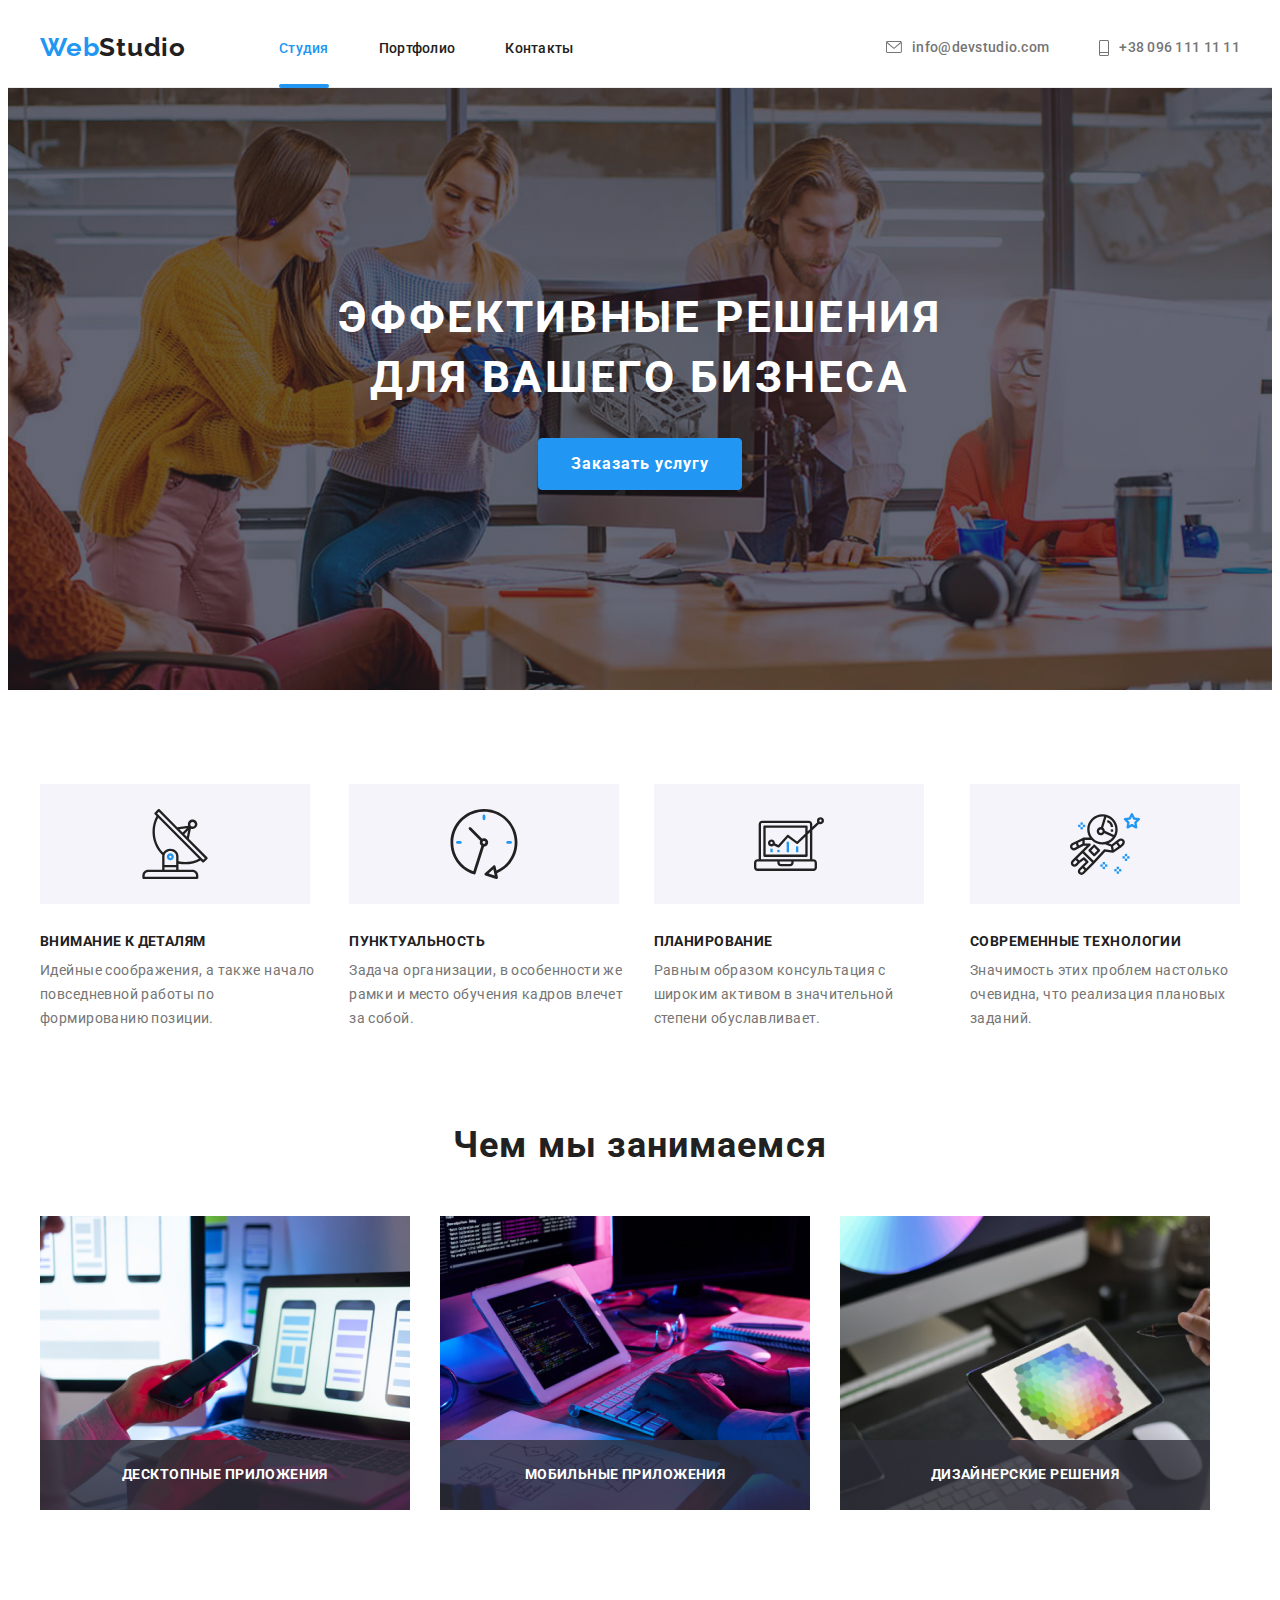
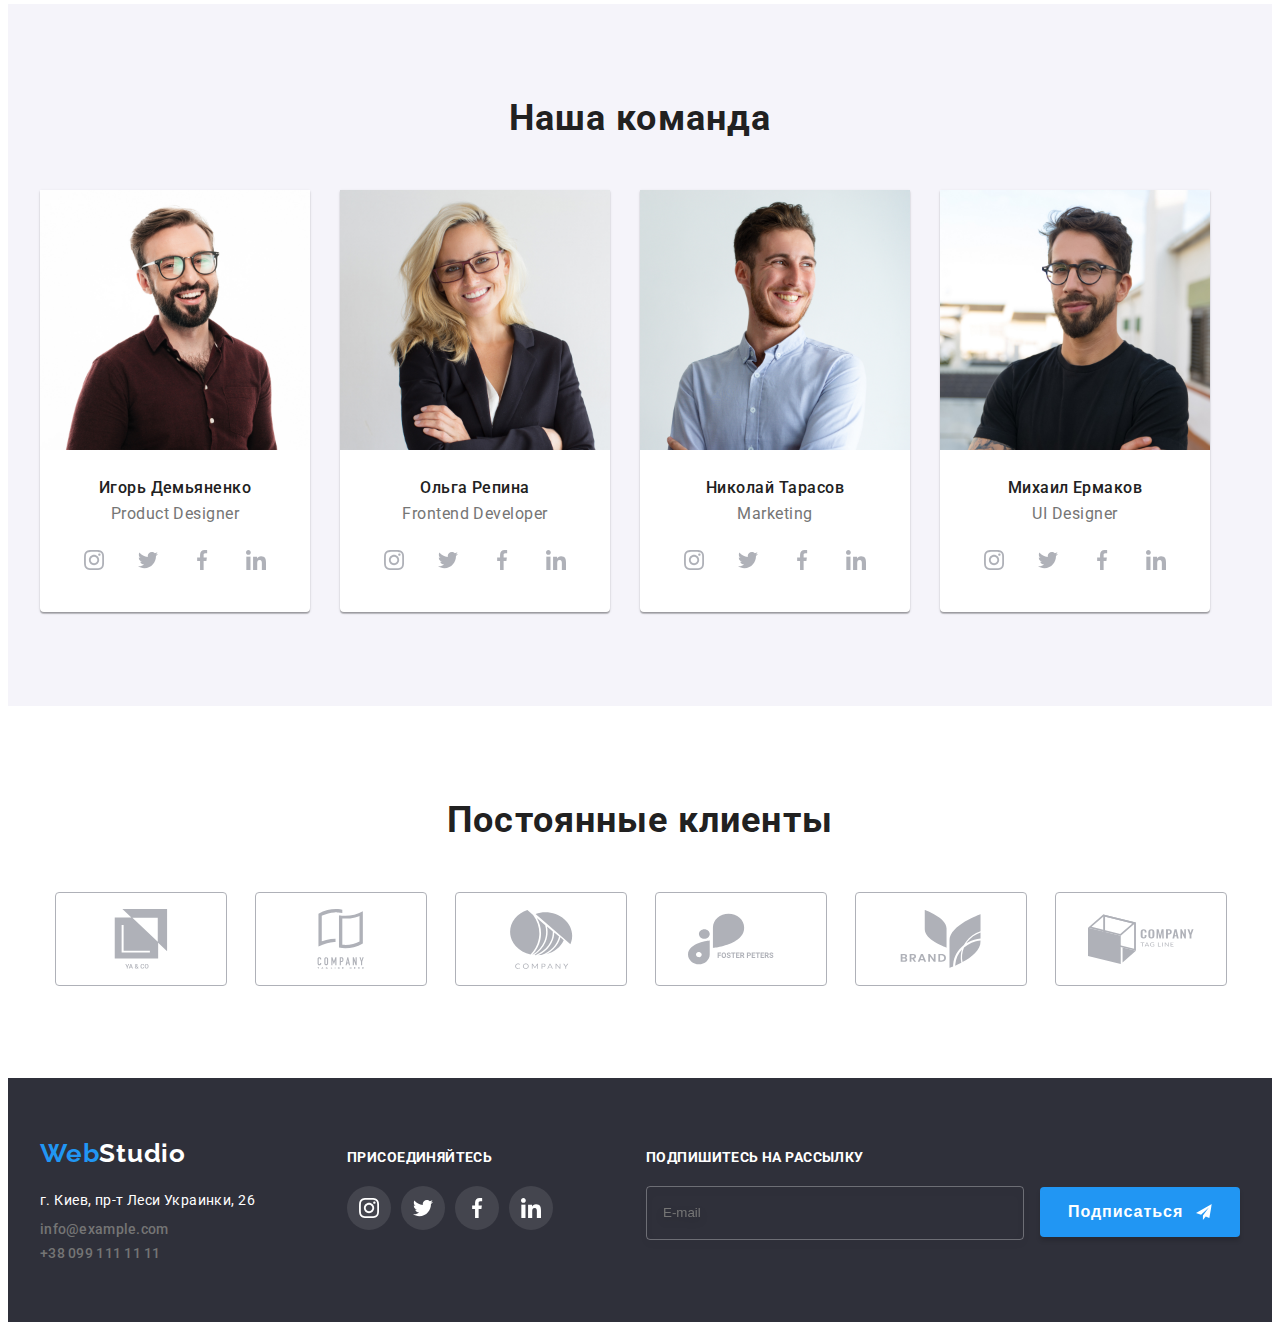
<file: index.html>
<!DOCTYPE html>
<html lang="ru">
<head>
    <meta charset="UTF-8">
    <meta http-equiv="X-UA-Compatible" content="IE=edge">
    <meta name="viewport" content="width=device-width, initial-scale=1.0">
    <title>Вэб-студия</title>
    <link rel="preconnect" href="https://fonts.googleapis.com">
    <link rel="preconnect" href="https://fonts.gstatic.com" crossorigin>
    <link href="https://fonts.googleapis.com/css2?family=Raleway:wght@700&family=Roboto:wght@400;500;700;900&display=swap"
        rel="stylesheet">
    <link rel="stylesheet" href="https://cdnjs.cloudflare.com/ajax/libs/modern-normalize/1.1.0/modern-normalize.min.css"
            integrity="sha512-wpPYUAdjBVSE4KJnH1VR1HeZfpl1ub8YT/NKx4PuQ5NmX2tKuGu6U/JRp5y+Y8XG2tV+wKQpNHVUX03MfMFn9Q=="
            crossorigin="anonymous" referrerpolicy="no-referrer" />
            <link rel="stylesheet" href="./css/main.min.css" />
    
</head>
<body>
    <!--Шапка сайта-->
    <header class="page-header">
        <div class="container page-header__container">
            <nav class="navigation">
                <a href="" class="logo link">
                    <span class="logo__accent" lang="en">Web</span>Studio
                </a>
                <ul class="menu list">
                    <li class="menu-list__item"><a href="./index.html" class="menu__link link current">Студия</a></li>
                    <li class="menu-list__item"><a href="./portfolio.html" class="menu__link link">Портфолио</a></li>
                    <li class="menu-list__item"><a href="" class="menu__link link">Контакты</a></li>
                </ul>
            </nav>
            <ul class="contacts list">
                <li><a class="mail__link link" href="mailto">
                    <svg class="contact__icon" width="16px" height="12px">
                        <use href="./images/sprite.svg.svg#icon-envelope"></use>
                    </svg>
                     info@devstudio.com</a></li>
                <li class="phone-number__list"><a href="tel:+380961111111" class="phone-number__link link">
                    <svg class="contact__icon" width="10px" height="16px">
                        <use href="./images/sprite.svg.svg#icon-Vector"></use>
                    </svg>
                     +38 096 111 11 11</a></li>
            </ul>
        </div>
    </header>
    <main>
        <section class="hero">
            <!--главный заголовок + кнопка-->
            <div class="container">
                <h1 class="hero__title">Эффективные решения <br>для вашего бизнеса</h1>
                <button type="button" class="modal__hero" data-modal-open>Заказать услугу</button>
            </div>
                
            </section>
        <section class="section">
            <div class="container">
                <h2 class="visually-hidden">Наши приимущества</h2>
                <ul class="preview list">
                    <li class="preview__item">
                        <div class="preview-icon__container">
                            <svg class="preview__icon">
                                <use href="./images/sprite.svg.svg#icon-antenna"></use>
                            </svg>
                        </div>
                        <h3 class="preview__subtitle">Внимание к деталям</h3>
                        <p class="preview__text">Идейные соображения, а также начало повседневной работы по формированию позиции.</p>
                    </li>
                    <li class="preview__item">
                        <div class="preview-icon__container">
                            <svg class="preview__icon">
                                <use href="./images/sprite.svg.svg#icon-clock"></use>
                            </svg>
                        </div>
                        <h3 class="preview__subtitle">Пунктуальность</h3>
                        <p class="preview__text">Задача организации, в особенности же рамки и место обучения кадров влечет за собой.</p>
                    </li>
                    <li class="preview__item">
                        <div class="preview-icon__container">
                            <svg class="preview__icon">
                                <use href="./images/sprite.svg.svg#icon-diagram"></use>
                            </svg>
                        </div>
                        <h3 class="preview__subtitle">Планирование</h3>
                        <p class="preview__text">Равным образом консультация с широким активом в значительной степени обуславливает.</p>
                    </li>
                    <li class="preview__item">
                        <div class="preview-icon__container">
                            <svg class="preview__icon">
                                <use href="./images/sprite.svg.svg#icon-astronaut"></use>
                            </svg>
                        </div>
                        <h3 class="preview__subtitle">Современные технологии</h3>
                        <p class="preview__text">Значимость этих проблем настолько очевидна, что реализация плановых заданий.</p>
                    </li>
                </ul>
            </div>
            
        </section>
        <section class="benefits section">
            <div class="container">
                <h2 class="section__title">Чем мы занимаемся</h2>
                <ul class="futures list">
                    <li class="futures__item">
                        <div class="futures-card__img">
                            <img src="./images/section/img_1.jpg" alt="печатает на клавиатуре" width="370" height="294" />
                            <p class="futures-card__title">ДЕСКТОПНЫЕ ПРИЛОЖЕНИЯ</p>
                        </div>
                    </li>
                    <li class="futures__item">
                        <div class="futures-card__img">
                            <img src="./images/section/img_2.jpg" alt="держит в руках телефон" width="370" height="294" />
                            <p class="futures-card__title">МОБИЛЬНЫЕ ПРИЛОЖЕНИЯ</p>
                        </div>
                    </li>
                    <li class="futures__item">
                        <div class="futures-card__img">
                            <img src="./images/section/img_3.jpg" alt="рисует на планшете" width="370" height="294" />
                            <p class="futures-card__title">ДИЗАЙНЕРСКИЕ РЕШЕНИЯ</p>
                        </div>
                    </li>
                </ul>
            </div>
            
        </section>
        <section class="team-masters__section section">
            <!--Masters-->
            <div class="container">
                <h2 class="section__title">Наша команда</h2>
                <ul class="masters list">
                    <li class="masters__item">
                        <img src="./images/masters/igor.jpg" alt="Игорь" width="270" height="260" />
                        <div class="card__master">
                            <h3 class="master__title">Игорь Демьяненко</h3>
                            <p lang="en" class="master__desc">Product Designer</p>
                            <ul class="social-media__list list">
                                <li class="social-media__item">
                                    <a href="" class="social-media__link link">
                                        <svg class="social-media__icon" width="20" height="20">
                                            <use href="./images/sprite.svg.svg#icon-instagram"></use>
                                        </svg>
                                    </a>
                                </li>
                                <Li class="social-media__item">
                                    <a href="" class="social-media__link link">
                                        <svg class="social-media__icon" width="20" height="20">
                                            <use href="./images/sprite.svg.svg#icon-twitter"></use>
                                        </svg>
                                    </a>
                                </Li>
                                <Li class="social-media__item">
                                    <a href="" class="social-media__link link">
                                        <svg class="social-media__icon" width="20" height="20">
                                            <use href="./images/sprite.svg.svg#icon-facebook"></use>
                                        </svg>
                                    </a>
                                </Li>
                                <Li class="social-media__item">
                                    <a href="" class="social-media__link link">
                                        <svg class="social-media__icon" width="20" height="20">
                                            <use href="./images/sprite.svg.svg#icon-linkedin"></use>
                                        </svg>
                                    </a>
                                </Li>
                            </ul>
                        </div>
                        
                    </li>
                    <li class="masters__item">
                        <img src="./images/masters/olga.jpg" alt="Ольга" width="270" height="260" />
                        <div class="card__master">
                            <h3 class="master__title">Ольга Репина</h3>
                            <p lang="en" class="master__desc">Frontend Developer</p>
                            <ul class="social-media__list list">
                                <li class="social-media__item">
                                    <a href="" class="social-media__link link">
                                        <svg class="social-media__icon" width="20" height="20">
                                            <use href="./images/sprite.svg.svg#icon-instagram"></use>
                                        </svg>
                                    </a>
                                </li>
                                <Li class="social-media__item">
                                    <a href="" class="social-media__link link">
                                        <svg class="social-media__icon" width="20" height="20">
                                            <use href="./images/sprite.svg.svg#icon-twitter"></use>
                                        </svg>
                                    </a>
                                </Li>
                                <Li class="social-media__item">
                                    <a href="" class="social-media__link link">
                                        <svg class="social-media__icon" width="20" height="20">
                                            <use href="./images/sprite.svg.svg#icon-facebook"></use>
                                        </svg>
                                    </a>
                                </Li>
                                <Li class="social-media__item">
                                    <a href="" class="social-media__link link">
                                        <svg class="social-media__icon" width="20" height="20">
                                            <use href="./images/sprite.svg.svg#icon-linkedin"></use>
                                        </svg>
                                    </a>
                                </Li>
                            </ul>
                        </div>
                        
                    </li>
                    <li class="masters__item">
                        <img src="./images/masters/nikolai.jpg" alt="Николай" width="270" height="260" />
                        <div class="card__master">
                            <h3 class="master__title">Николай Тарасов</h3>
                            <p lang="en" class="master__desc">Marketing</p>
                            <ul class="social-media__list list">
                                <li class="social-media__item">
                                    <a href="" class="social-media__link link">
                                        <svg class="social-media__icon" width="20" height="20">
                                            <use href="./images/sprite.svg.svg#icon-instagram"></use>
                                        </svg>
                                    </a>
                                </li>
                                <Li class="social-media__item">
                                    <a href="" class="social-media__link link">
                                        <svg class="social-media__icon" width="20" height="20">
                                            <use href="./images/sprite.svg.svg#icon-twitter"></use>
                                        </svg>
                                    </a>
                                </Li>
                                <Li class="social-media__item">
                                    <a href="" class="social-media__link link">
                                        <svg class="social-media__icon" width="20" height="20">
                                            <use href="./images/sprite.svg.svg#icon-facebook"></use>
                                        </svg>
                                    </a>
                                </Li>
                                <Li class="social-media__item">
                                    <a href="" class="social-media__link link">
                                        <svg class="social-media__icon" width="20" height="20">
                                            <use href="./images/sprite.svg.svg#icon-linkedin"></use>
                                        </svg>
                                    </a>
                                </Li>
                            </ul>
                        </div>
                        
                    </li>
                    <li class="masters__item">
                        <img src="./images/masters/mikhail.jpg" alt="Михаил" width="270" height="260" />
                        <div class="card__master">
                            <h3 class="master__title">Михаил Ермаков</h3>
                            <p lang="en" class="master__desc">UI Designer</p>
                            <ul class="social-media__list list">
                                <li class="social-media__item">
                                    <a href="" class="social-media__link link">
                                        <svg class="social-media__icon" width="20" height="20">
                                            <use href="./images/sprite.svg.svg#icon-instagram"></use>
                                        </svg>
                                    </a>
                                </li>
                                <Li class="social-media__item">
                                    <a href="" class="social-media__link link">
                                        <svg class="social-media__icon" width="20" height="20">
                                            <use href="./images/sprite.svg.svg#icon-twitter"></use>
                                        </svg>
                                    </a>
                                </Li>
                                <Li class="social-media__item">
                                    <a href="" class="social-media__link link">
                                        <svg class="social-media__icon" width="20" height="20">
                                            <use href="./images/sprite.svg.svg#icon-facebook"></use>
                                        </svg>
                                    </a>
                                </Li>
                                <Li class="social-media__item">
                                    <a href="" class="social-media__link link">
                                        <svg class="social-media__icon" width="20" height="20">
                                            <use href="./images/sprite.svg.svg#icon-linkedin"></use>
                                        </svg>
                                    </a>
                                </Li>
                            </ul>
                        </div>
                        
                    </li>
                </ul>
            </div>
            
        </section>
        <section class="section">
            <div class="container">
                <h2 class="section__title">Постоянные клиенты</h2>
                <ul class="clients list">
                    <li class="clients__item">
                        <a class="clients__link link" href="">
                            <svg class="clients__icon">
                                <use href="./images/sprite.svg.svg#icon-group_1"></use>
                            </svg>
                        </a></li>
                    <li class="clients__item">
                        <a class="clients__link link" href="">
                            <svg class="clients__icon">
                                <use href="./images/sprite.svg.svg#icon-group_2"></use>
                            </svg>
                        </a></li>
                    <li class="clients__item">
                        <a class="clients__link link" href="">
                            <svg class="clients__icon">
                                <use href="./images/sprite.svg.svg#icon-group_3"></use>
                            </svg>
                        </a></li>
                    <li class="clients__item">
                        <a class="clients__link link" href="">
                            <svg class="clients__icon">
                                <use href="./images/sprite.svg.svg#icon-group_4"></use>
                            </svg>
                        </a></li>
                    <li class="clients__item">
                        <a class="clients__link link" href="">
                            <svg class="clients__icon">
                                <use href="./images/sprite.svg.svg#icon-group_5"></use>
                            </svg>
                        </a></li>
                    <li class="clients__item">
                        <a class="clients__link link" href="">
                            <svg class="clients__icon">
                                <use href="./images/sprite.svg.svg#icon-group_6"></use>
                            </svg>
                        </a></li>
                </ul>
            </div>
        </section>
    </main>
    <footer class="footer">
        <!--Contact information-->
        <div  class="footer__container container">
            <div class="adress__container">
                <a href="" class="logo-footer__link link">
                    <span class="logo__accent" lang="en">Web</span>Studio
                </a>
                <address class="address__footer">
                    <ul class="footer__contacts list">
                        <li class="footer-contact__item">
                            <a href="https://goo.gl/maps/bgJPSbdSrHESArMN8" class="adress__link link">г. Киев, пр-т Леси Украинки, 26</a>
                        </li>
                        <li class="footer-contact__item">
                            <a href="mailto:" class="mail__link link">info@example.com</a>
                        </li>
                        <li class="footer-contact__item">
                            <a href="tel:+380991111111" class="phone-number__link link">+38 099 111 11 11</a>
                        </li>
                    </ul>
                </address>
            </div>
           <div class="social-media-footer__container">
                    <h2 class="social-media__title">Присоединяйтесь</h2>
                    <ul class="social-media__footer list">
                        <li class="social-media-footer__item">
                            <a class="social-media-footer__link link" href="">
                                <svg class="social-media-footer__icon">
                                    <use href="./images/sprite.svg.svg#icon-instagram"></use>
                                </svg>
                            </a></li>
                        <li class="social-media-footer__item">
                            <a class="social-media-footer__link link" href="">
                                <svg class="social-media-footer__icon">
                                    <use href="./images/sprite.svg.svg#icon-twitter"></use>
                                </svg>
                            </a></li>
                        <li class="social-media-footer__item">
                            <a class="social-media-footer__link link" href="">
                                <svg class="social-media-footer__icon">
                                    <use href="./images/sprite.svg.svg#icon-facebook"></use>
                                </svg>
                            </a></li>
                        <li class="social-media-footer__item">
                            <a class="social-media-footer__link link" href="">
                                <svg class="social-media-footer__icon">
                                    <use href="./images/sprite.svg.svg#icon-linkedin"></use>
                                </svg>
                            </a></li>
                    </ul>
                </div>
            <div class="subscrible__container">
                <h2 class="subscrible__title">Подпишитесь на рассылку</h2>
                <input 
                class="subscrible-mail__input" 
                type="mail" 
                name="user_mail" 
                placeholder="E-mail">

                <button class="subscrible__btn" type="button">Подписаться
                    <svg class="subscrible__icon" width="24" height="24">
                        <use href="./images/sprite.svg.svg#icon-icon_send"></use>
                    </svg>
                </button>
            </div>
     
        </div>
        
    </footer>

<div class="backdrop is-hidden" data-modal>
    <div class="modal-window">
        <button type="button" class="modal-close-button" data-modal-close>
            <svg class="modal-close-btn-icon" width="18" height="18">
                <use href="./images/sprite.svg.svg#icon-close_icon"></use>
            </svg>
        </button>
        <form class="contact-form">
            <b class="contact-form-title">Оставьте свои данные, мы вам перезвоним</b>
            <label class="contact-form-field">
                <span class="contact-form-key">Имя</span>
                <span class="contact-form-input-wrapper">
                    <input 
                    class="contact-form-imput" 
                    type="text" 
                    name="user_name"
                    />
                    <span class="contact-form-icon">
                        <svg class="form-icon" width="12" height="12">
                            <use href="./images/sprite.svg.svg#icon-vector_1"></use>
                        </svg>
                    </span>
                </span>
            </label>
            <label class="contact-form-field">
                <span class="contact-form-key">Телефон</span>
                <span class="contact-form-input-wrapper">
                    <input 
                    class="contact-form-imput" 
                    type="tel" 
                    name="user_name"
                    />
                    <span class="contact-form-icon">
                        <svg class="form-icon" width="13" height="13">
                            <use href="./images/sprite.svg.svg#icon-vector_2"></use>
                        </svg>
                    </span>
                </span>
            </label>
            <label class="contact-form-field">
                <span class="contact-form-key">Почта</span>
                <span class="contact-form-input-wrapper">
                    <input 
                    class="contact-form-imput" 
                    type="mail" 
                    name="user_mail"
                    />
                    <span class="contact-form-icon">
                        <svg class="form-icon" width="15" height="12">
                            <use href="./images/sprite.svg.svg#icon-vector_3"></use>
                        </svg>
                    </span>
                </span>
            </label>
            <label class="contact-form-field">
                <span class="contact-form-key">Комментарий</span>
                <textarea 
                class="contact-form-text" 
                placeholder="Введите текст" 
                name="user_massage"></textarea>
            </label>
            <div class="checkbox-wrapper">
                <input 
                type="checkbox" 
                class="contact-form-checkbox visually-hidden" 
                id="checkbox-policy" 
                name="user_policy" />
                <label 
                for="checkbox-policy" 
                class="contact-form-checkbox-label">Соглашаюсь с рассылкой и принимаю&nbsp;
                    
                <a href="" class="checkbox-link">Условия договора</a></label>

            </div>
            <button type="submit" class="contact-form-btn">Отправить</button>

        </form>
    </div>
</div>


<script src="./js/modal.js"></script>
 </body>
</html>
</file>
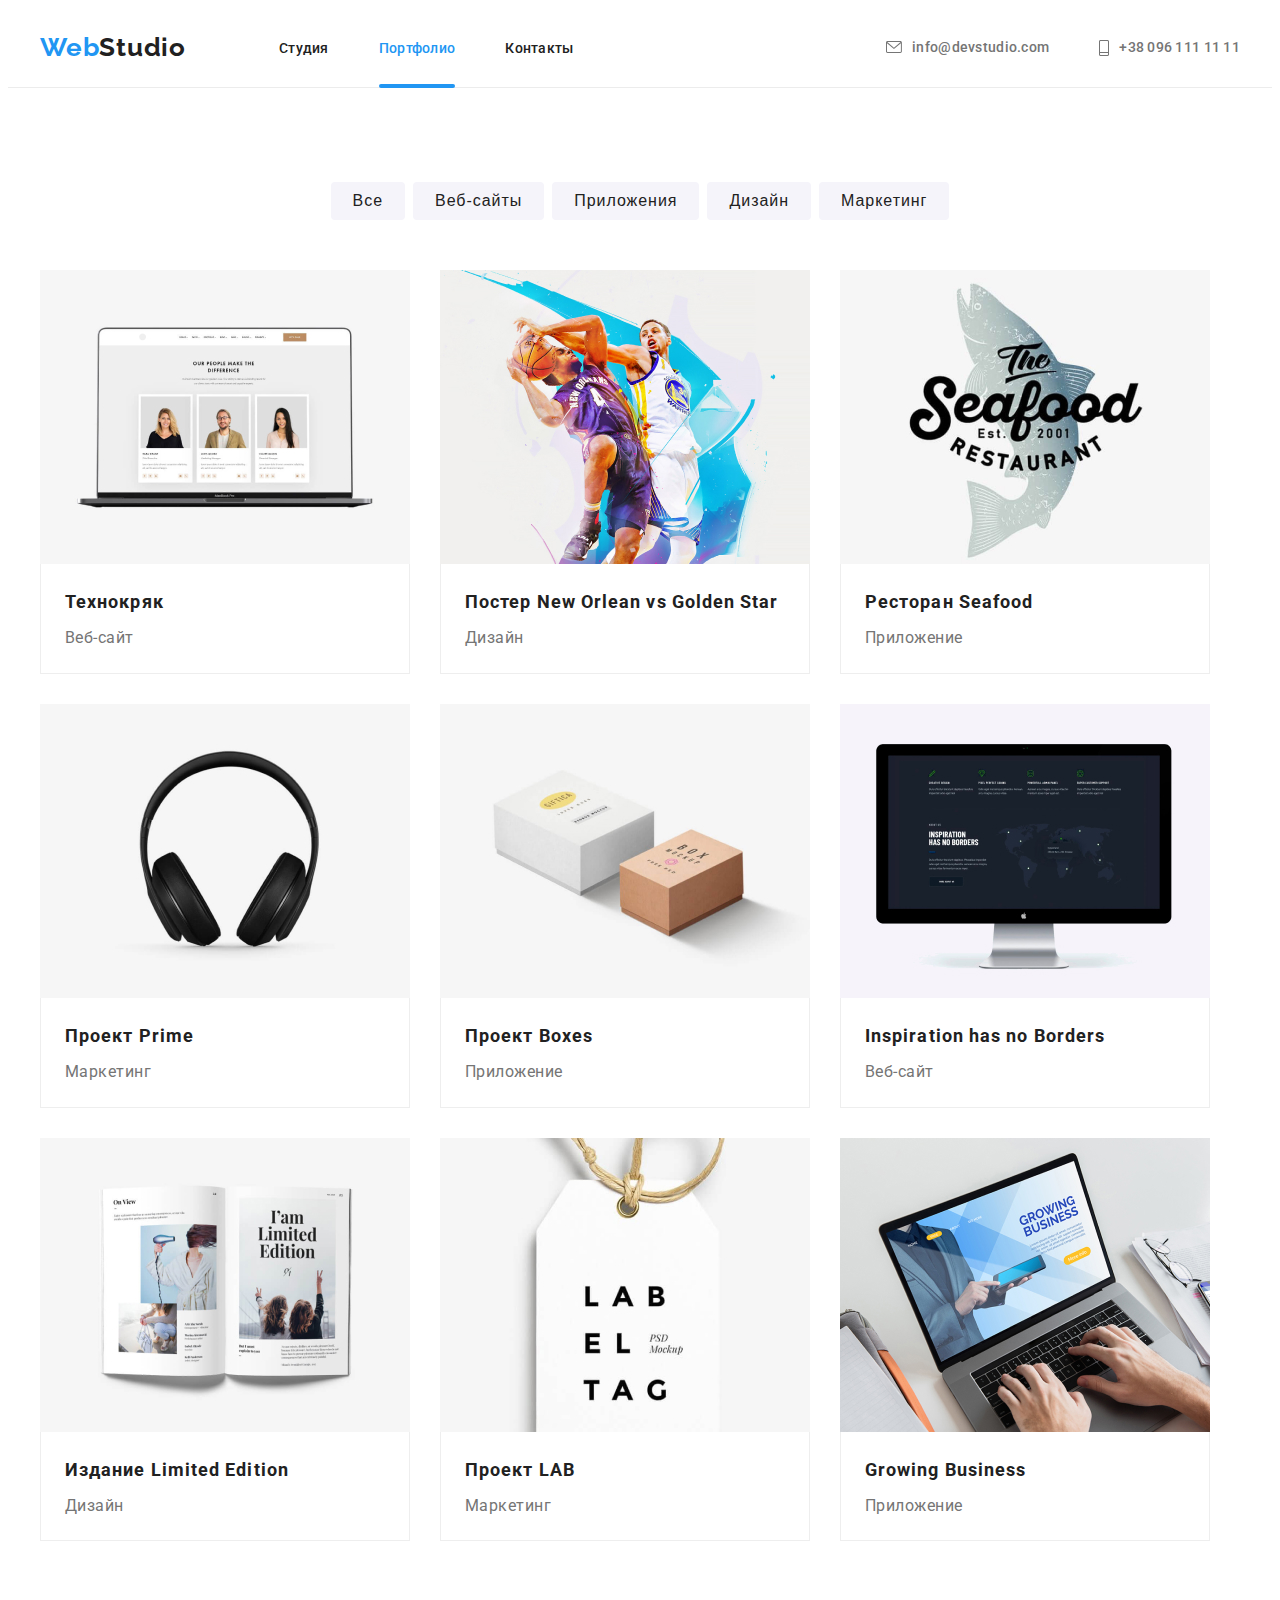
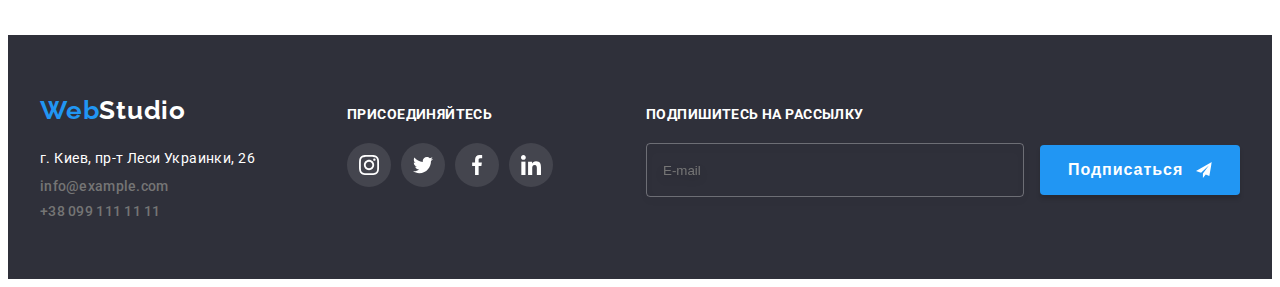
<file: portfolio.html>
<!DOCTYPE html>
<html lang="en">

<head>
    <meta charset="UTF-8">
    <meta http-equiv="X-UA-Compatible" content="IE=edge">
    <meta name="viewport" content="width=device-width, initial-scale=1.0">
    <title>Портфолио</title>
    <link rel="preconnect" href="https://fonts.googleapis.com">
    <link rel="preconnect" href="https://fonts.gstatic.com" crossorigin>
    <link href="https://fonts.googleapis.com/css2?family=Raleway:wght@700&family=Roboto:wght@400;500;700;900&display=swap"
        rel="stylesheet">
    <link rel="stylesheet" href="https://cdnjs.cloudflare.com/ajax/libs/modern-normalize/1.1.0/modern-normalize.min.css"
            integrity="sha512-wpPYUAdjBVSE4KJnH1VR1HeZfpl1ub8YT/NKx4PuQ5NmX2tKuGu6U/JRp5y+Y8XG2tV+wKQpNHVUX03MfMFn9Q=="
            crossorigin="anonymous" referrerpolicy="no-referrer" />
            <link rel="stylesheet" href="./css/main.min.css" />
</head>
<body>
    <header class="page-header">
        <!--шапка сайта-->
        <div class="container page-header__container">
            <nav class="navigation">
                <a href="" class="logo link">
            <span class="logo__accent" lang="en">Web</span>Studio
                </a>
    <ul class="menu list">
        <li class="menu-list__item"><a href="./index.html" class="menu__link link">Студия</a></li>
        <li class="menu-list__item"><a href="./portfolio.html" class="menu__link link current">Портфолио</a></li>
        <li class="menu-list__item"><a href="" class="menu__link link">Контакты</a></li>
    </ul>
    </nav>
    <ul class="contacts list">
        <li><a href="mailto" class="mail__link link">
            <svg class="contact__icon" width="16px" height="12px">
                <use href="./images/sprite.svg.svg#icon-envelope"></use>
            </svg>
             info@devstudio.com</a></li>
        <li class="phone-number__list"><a href="tel:+380961111111" class="phone-number__link link">
            <svg class="contact__icon"  width="10px" height="16px">
                <use href="./images/sprite.svg.svg#icon-Vector"></use>
            </svg>
             +38 096 111 11 11</a></li>
    </ul>
        </div>
         </header>
    <main>
        <section class="section">
            <div class="container">
                <h1 class="visually-hidden">Портфолио</h1>
                <ul class="btn__filtr list">
                    <li class="btn-filtr__item"><button type="button" class="modal">Все</button></li>
                    <li class="btn-filtr__item"><button type="button" class="modal">Веб-сайты</button></li>
                    <li class="btn-filtr__item"><button type="button" class="modal">Приложения</button></li>
                    <li class="btn-filtr__item"><button type="button" class="modal">Дизайн</button></li>
                    <li class="btn-filtr__item"><button type="button" class="modal">Маркетинг</button></li>
                </ul>
                <ul class="main-portfolio-list list">
                    <li class="card-list-portfolio">
                        <a href="" class="card-link-portfolio link">
                            <div class="team-list-img-wrapper">
                                <img src="./images/portfolio/img_1.jpg" alt="ноутбук" width="370" height="294" />
                                <p class="team-list-overlay">Ресурс предлагает комплексные предложения с разным уровнем функционала и сервисов. Все это
                                    позволит посетителю получить исчерпывающие сведения о компании или частном лице.</p>
                            </div>
                            <div class="card-container-portfolio">
                                <h2 class="caption-portfolio">Технокряк</h2>
                                <p class="text-portfolio">Веб-сайт</p>
                            </div>
                        </a>
                    </li>
                    <li class="card-list-portfolio">
                        <a href="" class="card-link-portfolio link">
                             <div class="team-list-img-wrapper">
                                <img src="./images/portfolio/img_2.jpg" alt="баскетбол" width="370" height="294" />
                                <p class="team-list-overlay">Ресурс предлагает комплексные предложения с разным уровнем функционала и сервисов. Все это
                                    позволит посетителю получить исчерпывающие сведения о компании или частном лице.</p>
                            </div>
                            <div class="card-container-portfolio">
                                <h2 class="caption-portfolio">Постер New Orlean vs Golden Star</h2>
                                <p class="text-portfolio">Дизайн</p>
                            </div>
                        </a>
                     </li>
                    <li class="card-list-portfolio">
                        <a href="" class="card-link-portfolio link">
                            <div class="team-list-img-wrapper">
                                <img src="./images/portfolio/img_3.jpg" alt="логотип с рыбой" width="370" height="294" />
                                <p class="team-list-overlay">Ресурс предлагает комплексные предложения с разным уровнем функционала и сервисов. Все это
                                    позволит посетителю получить исчерпывающие сведения о компании или частном лице.</p>
                            </div>
                            <div class="card-container-portfolio">
                                <h2 class="caption-portfolio">Ресторан Seafood</h2>
                                <p class="text-portfolio">Приложение</p>
                            </div>
                        </a>
                    </li>
                    <li class="card-list-portfolio">
                        <a href="" class="card-link-portfolio link">
                            <div class="team-list-img-wrapper">
                                <img src="./images/portfolio/img_4.jpg" alt="нашники" width="370" height="294" />
                                <p class="team-list-overlay">Ресурс предлагает комплексные предложения с разным уровнем функционала и сервисов. Все это
                                    позволит посетителю получить исчерпывающие сведения о компании или частном лице.</p>
                            </div>
                            <div class="card-container-portfolio">
                                <h2 class="caption-portfolio">Проект Prime</h2>
                                <p class="text-portfolio">Маркетинг</p>
                            </div>
                        </a>
                    </li>
                    <li class="card-list-portfolio">
                        <a href="" class="card-link-portfolio link">
                            <div class="team-list-img-wrapper">
                                <img src="./images/portfolio/img_5.jpg" alt="две картонные коробки" width="370" height="294" />
                                <p class="team-list-overlay">Ресурс предлагает комплексные предложения с разным уровнем функционала и сервисов. Все это
                                    позволит посетителю получить исчерпывающие сведения о компании или частном лице.</p>
                            </div>
                            <div class="card-container-portfolio">
                                <h2 class="caption-portfolio">Проект Boxes</h2>
                                <p class="text-portfolio">Приложение</p>
                            </div>
                        </a>
                    </li>
                    <li class="card-list-portfolio">
                        <a href="" class="card-link-portfolio link">
                            <div class="team-list-img-wrapper">
                                <img src="./images/portfolio/img_6.jpg" alt="монитор" width="370" height="294" />
                                <p class="team-list-overlay">Ресурс предлагает комплексные предложения с разным уровнем функционала и сервисов. Все это
                                    позволит посетителю получить исчерпывающие сведения о компании или частном лице.</p>
                            </div>
                            <div class="card-container-portfolio">
                                <h2 lang="en" class="caption-portfolio">Inspiration has no Borders</h2>
                                <p class="text-portfolio">Веб-сайт</p>
                            </div>
                        </a>
                    </li>
                    <li class="card-list-portfolio">
                        <a href="" class="card-link-portfolio link">
                            <div class="team-list-img-wrapper">
                                <img src="./images/portfolio/img_7.jpg" alt="открытая книга" width="370" height="294" />
                                <p class="team-list-overlay">Ресурс предлагает комплексные предложения с разным уровнем функционала и сервисов. Все это
                                    позволит посетителю получить исчерпывающие сведения о компании или частном лице.</p>
                            </div>
                            <div class="card-container-portfolio">
                                <h2 class="caption-portfolio">Издание Limited Edition</h2>
                                <p class="text-portfolio">Дизайн</p>
                            </div>
                        </a>
                    </li>
                    <li class="card-list-portfolio">
                        <a href="" class="card-link-portfolio link">
                            <div class="team-list-img-wrapper">
                                <img src="./images/portfolio/img_8.jpg" alt="табличка с буквами" width="370" height="294" />
                                <p class="team-list-overlay">Ресурс предлагает комплексные предложения с разным уровнем функционала и сервисов. Все это
                                    позволит посетителю получить исчерпывающие сведения о компании или частном лице.</p>
                            </div>
                            <div class="card-container-portfolio">
                                <h2 class="caption-portfolio">Проект LAB</h2>
                                <p class="text-portfolio">Маркетинг</p>
                            </div>
                        </a>
                    </li>
                    <li class="card-list-portfolio">
                        <a href="" class="card-link-portfolio link">
                            <div class="team-list-img-wrapper">
                                <img src="./images/portfolio/img_9.jpg" alt="печатает на ноутбуке" width="370" height="294" />
                                <p class="team-list-overlay">Ресурс предлагает комплексные предложения с разным уровнем функционала и сервисов. Все это
                                    позволит посетителю получить исчерпывающие сведения о компании или частном лице.</p>
                            </div>
                            <div class="card-container-portfolio">
                                <h2 lang="en" class="caption-portfolio">Growing Business</h2>
                                <p class="text-portfolio">Приложение</p>
                            </div>
                        </a>
                    </li>
                </ul>
            </div>
        </section>
    </main>
    <footer class="footer">
        <div class="footer__container container">
            <div class="adress__container">
                <a href="" class="logo-footer__link link">
                    <span class="logo__accent" lang="en">Web</span>Studio
                </a>
                <address class="address__footer">
                    <ul class="footer__contacts list">
                        <li class="footer-contact__item">
                            <a href="https://goo.gl/maps/bgJPSbdSrHESArMN8" class="adress__link link">г. Киев, пр-т Леси Украинки, 26</a>
                        </li>
                        <li class="footer-contact__item">
                            <a href="mailto:" class="mail__link link">info@example.com</a>
                        </li>
                        <li class="footer-contact__item">
                            <a href="tel:+380991111111" class="phone-number__link link">+38 099 111 11 11</a>
                        </li>
                    </ul>
                </address>
            </div>
         <div class="social-media-footer__container">
                <h2 class="social-media__title">Присоединяйтесь</h2>
                <ul class="social-media__footer list">
                    <li class="social-media-footer__item">
                        <a class="social-media-footer__link link" href="">
                            <svg class="social-media-footer__icon">
                                <use href="./images/sprite.svg.svg#icon-instagram"></use>
                            </svg>
                        </a>
                    </li>
                    <li class="social-media-footer__item">
                        <a class="social-media-footer__link link" href="">
                            <svg class="social-media-footer__icon">
                                <use href="./images/sprite.svg.svg#icon-twitter"></use>
                            </svg>
                        </a>
                    </li>
                    <li class="social-media-footer__item">
                        <a class="social-media-footer__link link" href="">
                            <svg class="social-media-footer__icon">
                                <use href="./images/sprite.svg.svg#icon-facebook"></use>
                            </svg>
                        </a>
                    </li>
                    <li class="social-media-footer__item">
                        <a class="social-media-footer__link link" href="">
                            <svg class="social-media-footer__icon">
                                <use href="./images/sprite.svg.svg#icon-linkedin"></use>
                            </svg>
                        </a>
                    </li>
                </ul>
            </div>
            <div class="subscrible__container">
                <h2 class="subscrible__title">Подпишитесь на рассылку</h2>
                <input 
                class="subscrible-mail__input" 
                type="mail" 
                name="user_mail" 
                placeholder="E-mail">
                    <button class="subscrible__btn" type="button">Подписаться
                        <svg class="subscrible__icon" width="24" height="24">
                            <use href="./images/sprite.svg.svg#icon-icon_send"></use>
                        </svg>
                    </button>
            </div>
        </div>
        
    </footer>
</body>

</html>
</file>
<file: css/main.min.css>
:root{--primary-font-family: "Roboto", sans-serif;--secondary-font-family: "Raleway", sans-serif;--primary-section-color-theme-light: #FFFFFF;--secondary-section-color-theme-light: #F5F4FA;--primary-section-color-theme-dark: #2F303A;--primary-text-color-theme-dark: #212121;--primary-text-color-theme-light: #757575;--accent-color: #2196F3;--aicon-background-color: #AFB1B8;--background-container-color: #F5F4FA;--border-color: #EEEEEE;--timing-function: cubic-bezier(0.4, 0, 0.2, 1)}.visually-hidden{position:absolute;width:1px;height:1px;margin:-1px;padding:0;overflow:hidden;border:0;clip:rect(0 0 0 0)}.clients__link,.social-media__link,.futures-card__title,.preview-icon__container,.modal-close-button,.social-media-footer__link{display:flex;align-items:center;justify-content:center}.list{list-style:none}.link{text-decoration:none}h1,h2,h3,p{margin-top:0;margin-bottom:0}ul,ol{margin-top:0;margin-bottom:0;padding-left:0}img{display:block}.modal{cursor:pointer}body{font-family:var(--primary-font-family)}.hero{background-color:var(--primary-section-color-theme-dark)}.preview{background-color:var(--primary-section-color-theme-light)}.team-masters__section{background-color:var(--secondary-section-color-theme-light)}.masters__item{background-color:var(--primary-section-color-theme-light)}.footer{background-color:var(--primary-section-color-theme-dark)}.section{padding:94px 0}.container{width:1200px;margin-left:auto;margin-right:auto;padding-left:15px;padding-right:15px}.footer{padding-top:60px;padding-bottom:60px}.navigation{display:flex;align-items:center}.menu__link{font-weight:500;font-size:14px;line-height:1.1;letter-spacing:.02em;color:var(--primary-text-color-theme-dark);transition:color 250ms var(--timing-function);position:relative}.menu__link:hover,.menu__link:focus{color:var(--accent-color)}.menu{display:flex}.menu-list__item:not(:last-child){margin-right:50px}.current{color:var(--accent-color)}.current::after{display:block;position:absolute;content:"";width:100%;height:4px;border-radius:2px;left:0;bottom:-32px;color:var(--accent-color);background:var(--accent-color)}.logo{font-family:var(--secondary-font-family);font-weight:700;font-size:26px;line-height:1.2;letter-spacing:.03em;color:var(--primary-text-color-theme-dark);margin-right:93px}.logo__accent{color:var(--accent-color)}.logo-footer__link{font-weight:700;font-size:26px;line-height:1.2;font-family:var(--secondary-font-family);letter-spacing:.03em;color:#fff}.contacts{display:flex;margin-left:auto}.mail__link{font-weight:500;font-size:14px;line-height:1.1;letter-spacing:.02em;color:var(--primary-text-color-theme-light);display:flex;align-items:center;transition:color 250ms var(--timing-function)}.mail__link:hover,.mail__link:focus{color:var(--accent-color)}.phone-number__link{font-weight:500;font-size:14px;line-height:1.1;letter-spacing:.02em;color:var(--primary-text-color-theme-light);display:flex;align-items:center;transition:color 250ms var(--timing-function)}.phone-number__link:hover,.phone-number__link:focus{color:var(--accent-color)}.phone-number__list{margin-left:50px}.contact__icon{margin-right:10px;fill:var(--primary-text-color-theme-light);transition:fill 250ms var(--timing-function)}.phone-number__link:hover .contact__icon,.phone-number__link:focus .contact__icon{fill:var(--accent-color)}.mail__link:hover .contact__icon,.mail__link:focus .contact__icon{fill:var(--accent-color)}.section__title{font-weight:700;font-size:36px;line-height:1.2;text-align:center;letter-spacing:.03em;color:var(--primary-text-color-theme-dark);margin-bottom:50px}.modal__hero{color:#fff;background-color:var(--accent-color);font-family:"Roboto";font-style:normal;font-weight:700;font-size:16px;line-height:30px;align-items:center;text-align:center;letter-spacing:.06em;padding:10px 32px;box-shadow:0px 4px 4px rgba(0,0,0,.15);border-radius:4px;border:1px solid var(--accent-color);cursor:pointer}.adress__container{flex-grow:1}.address__footer{margin-top:20px;font-style:normal}.adress__link{font-weight:400;font-size:14px;line-height:1.7;letter-spacing:.03em;color:var(--primary-text-color-theme-light);color:#fff;transition:color 250ms var(--timing-function)}.adress__link:hover,.adress__link:focus{color:var(--accent-color)}.footer-contact__item:not(:last-child){margin-bottom:9px}.footer__container{display:flex;align-items:baseline}.social-media-footer__container{margin-left:70px}.social-media__title{font-weight:700;font-size:14px;line-height:1.14;letter-spacing:.03em;text-transform:uppercase;color:#fff;margin-bottom:20px}.social-media__footer{display:flex}.social-media-footer__item:not(:last-child){margin-right:10px}.social-media-footer__link{border-radius:50%;background-color:rgba(255,255,255,.1);width:44px;height:44px;transition:background-color 250ms var(--timing-function)}.social-media-footer__link:hover,.social-media-footer__link:focus{background-color:#2196f3}.social-media-footer__icon{width:20px;height:20px;fill:#fff}.subscrible__container{margin-left:93px}.subscrible__title{font-weight:700;font-size:14px;line-height:1.14;letter-spacing:.03em;text-transform:uppercase;color:var(--primary-section-color-theme-light);margin-bottom:20px}.subscrible-mail__input{border:1px solid rgba(255,255,255,.3);filter:drop-shadow(0px 4px 4px rgba(0, 0, 0, 0.15));border-radius:4px;background-color:rgba(0,0,0,0);width:358px;height:50px;padding-left:16px;margin-right:12px;color:#fff;transition:border-color 250ms var(--timing-function)}.subscrible__icon{margin-left:13px}.subscrible__btn{font-weight:700;font-size:16px;line-height:1.7;display:inline-flex;align-items:center;text-align:center;letter-spacing:.06em;color:#fff;background:#2196f3;box-shadow:0px 4px 4px rgba(0,0,0,.15);border-radius:4px;width:200px;height:50px;border:rgba(0,0,0,0);padding:10px 28px}.backdrop{position:fixed;top:0;left:0;width:100%;height:100%;background:rgba(0,0,0,.2);transition:opacity 250ms var(--timing-function),visibility 250ms var(--timing-function)}.backdrop.is-hidden{opacity:0;visibility:hidden;pointer-events:none}.modal-window{width:528px;height:581px;background:#fff;position:absolute;top:50%;left:50%;transform:translate(-50%, -50%);border-radius:4px;box-shadow:0px 1px 3px rgba(0,0,0,.12),0px 1px 1px rgba(0,0,0,.14),0px 2px 1px rgba(0,0,0,.2);padding:40px 40px}.modal-close-button{position:absolute;top:8px;right:8px;width:30px;height:30px;background-color:rgba(0,0,0,0);padding:0;border:1px solid rgba(0,0,0,.1);border-radius:50%;cursor:pointer;box-shadow:0px 1px 3px rgba(0,0,0,.12),0px 1px 1px rgba(0,0,0,.14)}.modal-close-btn-icon{transition:fill 250ms var(--timing-function)}.modal-close-button:hover .modal-close-btn-icon{fill:var(--accent-color)}.contact-form{display:flex;flex-direction:column}.contact-form-title{font-weight:700;font-size:20px;line-height:1.15;text-align:center;letter-spacing:.03em;margin-bottom:12px}.contact-form-field{margin-bottom:20px}.contact-form-key{display:block;font-weight:400;font-size:12px;line-height:1.16;letter-spacing:.01em;color:var(--primary-text-color-theme-light);margin-bottom:4px}.contact-form-input-wrapper{position:relative}.contact-form-imput{width:100%;height:40px;border:1px solid rgba(33,33,33,.2);border-radius:4px;padding-left:42px;transition:border-color 250ms var(--timing-function)}.contact-form-imput:focus{outline:none;border-color:var(--accent-color)}.contact-form-icon{position:absolute;top:50%;left:12px;transform:translateY(-50%);transition:fill 250ms var(--timing-function)}.contact-form-imput:focus+.contact-form-icon{fill:var(--accent-color)}.contact-form-text{display:block;width:100%;height:120px;border:1px solid rgba(33,33,33,.2);border-radius:4px;resize:none;padding:12px 16px;transition:border-color 250ms var(--timing-function)}.contact-form-text:focus{outline:none;border-color:var(--accent-color)}.checkbox-wrapper{margin-bottom:30px}.contact-form-checkbox-label{font-size:14px;display:flex;align-items:center;justify-content:center;color:var(--primary-text-color-theme-light)}.contact-form-checkbox-label::before{display:block;width:16px;height:15px;border:2px solid #212121;border-radius:2px;content:"";cursor:pointer;margin-right:7px;transition:background-color 250ms var(--timing-function),border 250ms var(--timing-function)}.contact-form-checkbox:focus+.contact-form-checkbox-label::before::before{outline:2px solid var(--accent-color)}.contact-form-checkbox:checked+.contact-form-checkbox-label::before{background-color:var(--accent-color);border:var(--accent-color);background-image:url(../images/vector_5.svg);background-origin:border-box;background-position:center;background-repeat:no-repeat}.contact-form-btn{color:#fff;background-color:var(--accent-color);font-family:"Roboto";font-style:normal;font-weight:700;font-size:16px;line-height:30px;align-self:center;text-align:center;letter-spacing:.06em;padding:10px 55px;box-shadow:0px 4px 4px rgba(0,0,0,.15);border-radius:4px;border:1px solid var(--accent-color);cursor:pointer}.checkbox-link{color:var(--accent-color)}.page-header{border-bottom:1px solid #ececec;padding-top:24px;padding-bottom:24px}.page-header__container{display:flex;align-items:center}.hero{padding:200px 0;text-align:center;background-image:linear-gradient(rgba(47, 48, 58, 0.4), rgba(47, 48, 58, 0.4)),url("../images/fon_hero/fon_hero.jpg");background-size:cover;background-color:#c4c4c4;background-position:center;background-repeat:no-repeat;max-width:1600px;margin-left:auto;margin-right:auto}.hero__title{font-size:44px;line-height:1.36;letter-spacing:.06em;text-transform:uppercase;text-align:center;margin-bottom:30px;color:#fff;margin-left:auto;margin-right:auto}.preview{display:flex}.preview__subtitle{font-weight:700;font-size:14px;line-height:1.1;letter-spacing:.03em;text-transform:uppercase;color:var(--primary-text-color-theme-dark);margin-bottom:10px}.preview__text{font-size:14px;line-height:1.7;letter-spacing:.03em;color:var(--primary-text-color-theme-light)}.preview__item:not(:last-child){margin-right:30px}.preview-icon__container{width:270px;height:120px;background-color:var(--background-container-color);margin-bottom:30px}.preview__icon{width:70px;height:70px}.benefits{padding-top:0}.futures{display:flex;align-items:center}.futures__item:not(:last-child){margin-right:30px}.futures-card__title{font-weight:700;font-size:14px;line-height:1.14;letter-spacing:.03em;text-transform:uppercase;color:var(--primary-section-color-theme-light);width:100%;height:70px;bottom:0;left:0;position:absolute;background:rgba(47,48,58,.8)}.futures-card__img{position:relative}.masters{display:flex}.masters__item{box-shadow:0px 1px 3px rgba(0,0,0,.12),0px 1px 1px rgba(0,0,0,.14),0px 2px 1px rgba(0,0,0,.2);border-radius:0px 0px 4px 4px}.masters__item:not(:last-child){margin-right:30px}.card__master{text-align:center;padding-top:30px;padding-bottom:30px}.master__title{font-weight:500;font-size:16px;line-height:1;letter-spacing:.03em;color:var(--primary-text-color-theme-dark);margin-bottom:10px}.master__desc{font-size:16px;line-height:1;letter-spacing:.03em;color:var(--primary-text-color-theme-light);margin-bottom:16px}.social-media__list{display:flex;justify-content:center}.social-media__item:not(:last-child){margin-right:10px}.social-media__link{width:44px;height:44px;border-radius:50%;background-color:var(--primary-section-color-theme-light);transition:background-color 250ms var(--timing-function)}.social-media__link:hover,.social-media__link:focus{background-color:var(--accent-color)}.social-media__icon{fill:var(--aicon-background-color);transition:fill 250ms var(--timing-function)}.social-media__link:hover .social-media__icon,.social-media__link:focus .social-media__icon{fill:#fff}.section__title{font-weight:700;font-size:36px;line-height:1.16;text-align:center;letter-spacing:.03em;color:var(--primary-text-color-theme-dark);margin-bottom:50px}.clients{display:flex;justify-content:center}.clients__link{width:100%;height:100%;border:1px solid var(--aicon-background-color);border-radius:4px;transition:border-color 250ms var(--timing-function)}.clients__link:hover,.clients__link:focus{border-color:var(--accent-color)}.clients__item{width:170px;height:92px}.clients__item:not(:last-child){margin-right:30px}.clients__icon{width:106px;height:60px;fill:var(--aicon-background-color);transition:fill 250ms var(--timing-function)}.clients__link:hover .clients__icon,.clients__link:focus .clients__icon{fill:var(--accent-color)}.main-portfolio-list{display:flex;flex-wrap:wrap}.card-list-portfolio{margin-right:30px;margin-bottom:30px}.card-list-portfolio:nth-child(3n){margin-right:0}.card-list-portfolio:nth-last-child(-n+3){margin-bottom:0}.card-link-portfolio{display:block;transition:box-shadow 250ms var(--timing-function)}.card-link-portfolio:hover,.card-link-portfolio:focus{box-shadow:0px 1px 1px rgba(0,0,0,.12),0px 4px 4px rgba(0,0,0,.06),1px 4px 6px rgba(0,0,0,.16)}.team-list-img-wrapper{position:relative;overflow:hidden}.team-list-overlay{font-family:"Roboto";font-weight:400;font-size:18px;line-height:1.5;letter-spacing:.03em;color:var(--primary-section-color-theme-light);background-color:rgba(33,150,243,.9);padding:63px 24px;position:absolute;top:0;left:0;width:100%;height:100%;overflow:auto;transform:translateY(100%);transition:transform 250ms var(--timing-function)}.card-link-portfolio:hover .team-list-overlay,.card-link-portfolio:focus .team-list-overlay{transform:translateY(0%)}.card-container-portfolio{padding:20px 24px;border:1px solid #eee;border-top:none}.caption-portfolio{font-weight:700;font-size:18px;line-height:2;letter-spacing:.06em;color:var(--primary-text-color-theme-dark);margin-bottom:4px}.text-portfolio{font-size:16px;line-height:1.8;letter-spacing:.03em;color:var(--primary-text-color-theme-light)}.modal{font-weight:500;font-size:16px;line-height:1.62;letter-spacing:.06em;color:var(--primary-text-color-theme-dark);background-color:var(--background-container-color);border-radius:4px;padding:6px 22px;border:rgba(0,0,0,0);transition:color 250ms var(--timing-function),background-color 250ms var(--timing-function),box-shadow 250ms var(--timing-function)}.modal:hover,.modal:focus{background-color:var(--accent-color);color:#fff;box-shadow:0px 3px 1px rgba(0,0,0,.1),0px 1px 2px rgba(0,0,0,.08),0px 2px 2px rgba(0,0,0,.12)}.btn__filtr{display:flex;justify-content:center;margin-bottom:50px}.btn-filtr__item:not(:last-child){margin-right:8px}/*# sourceMappingURL=main.min.css.map */
</file>
